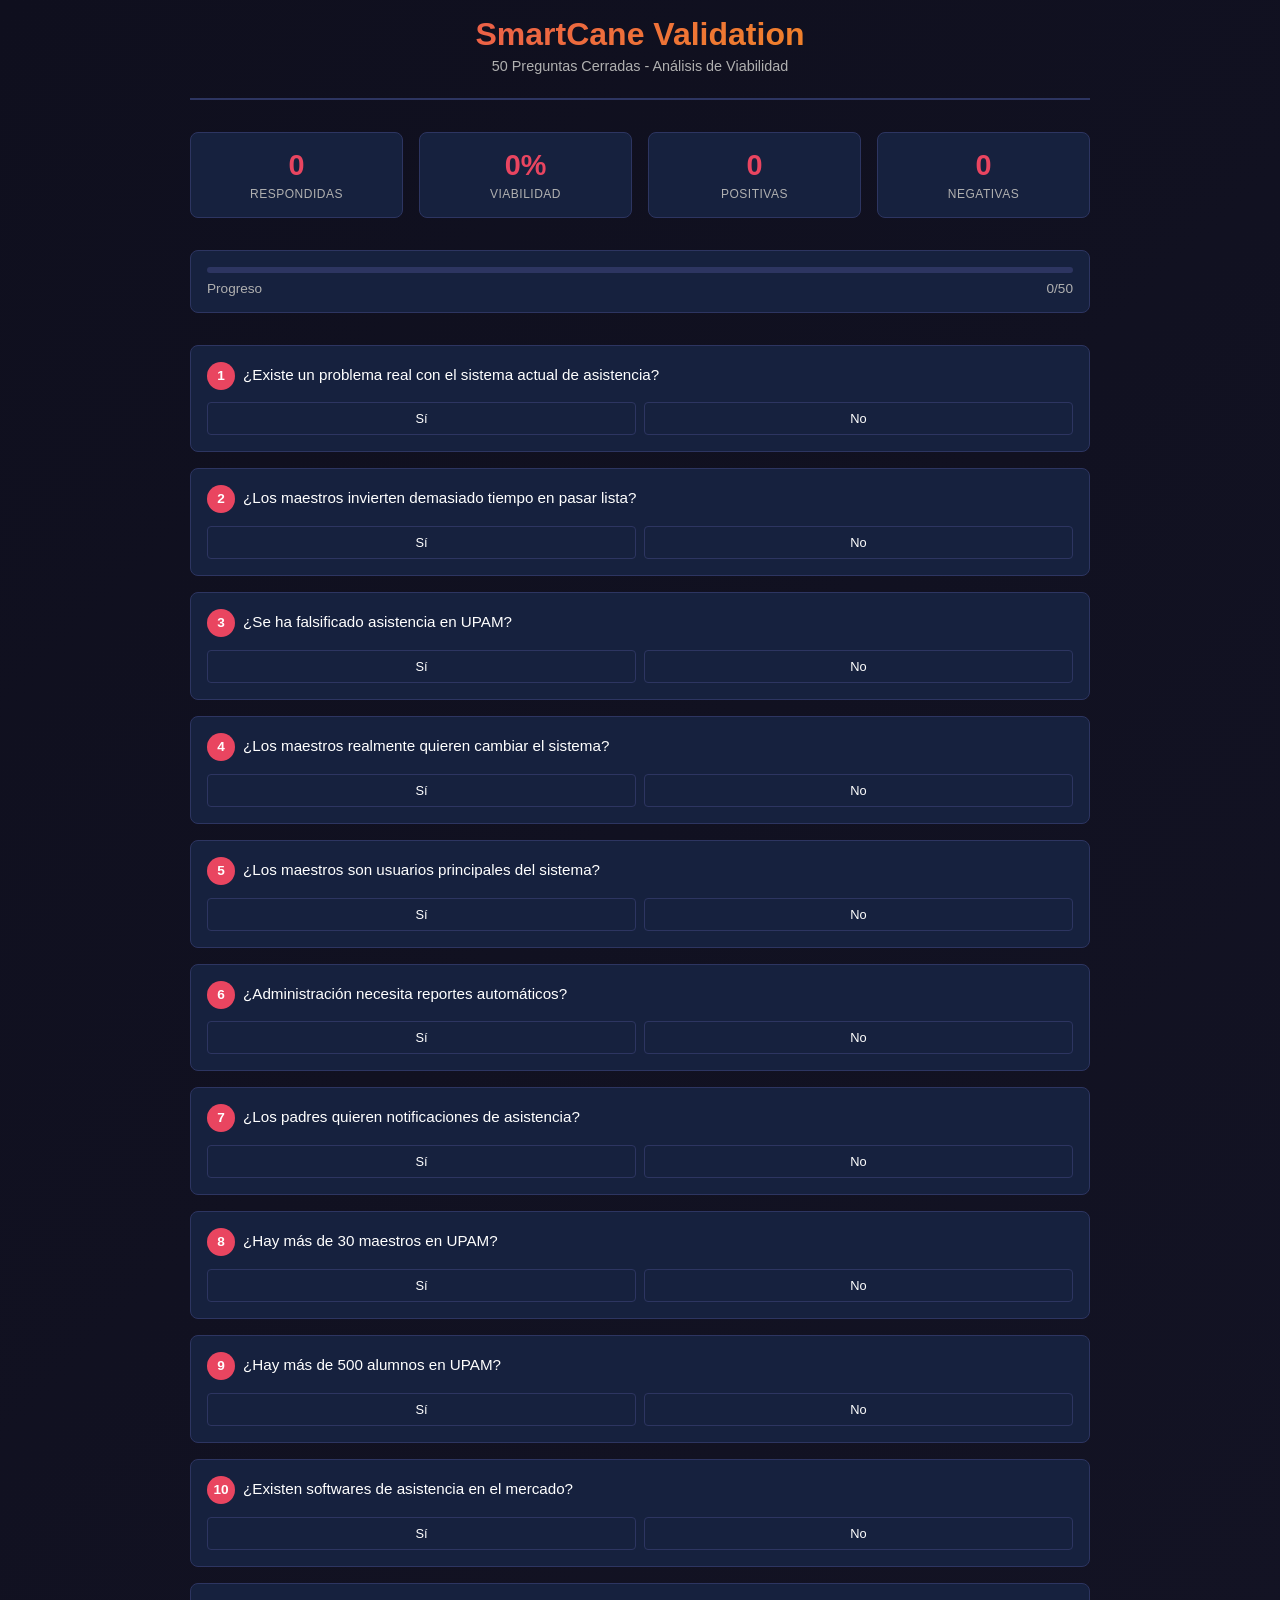
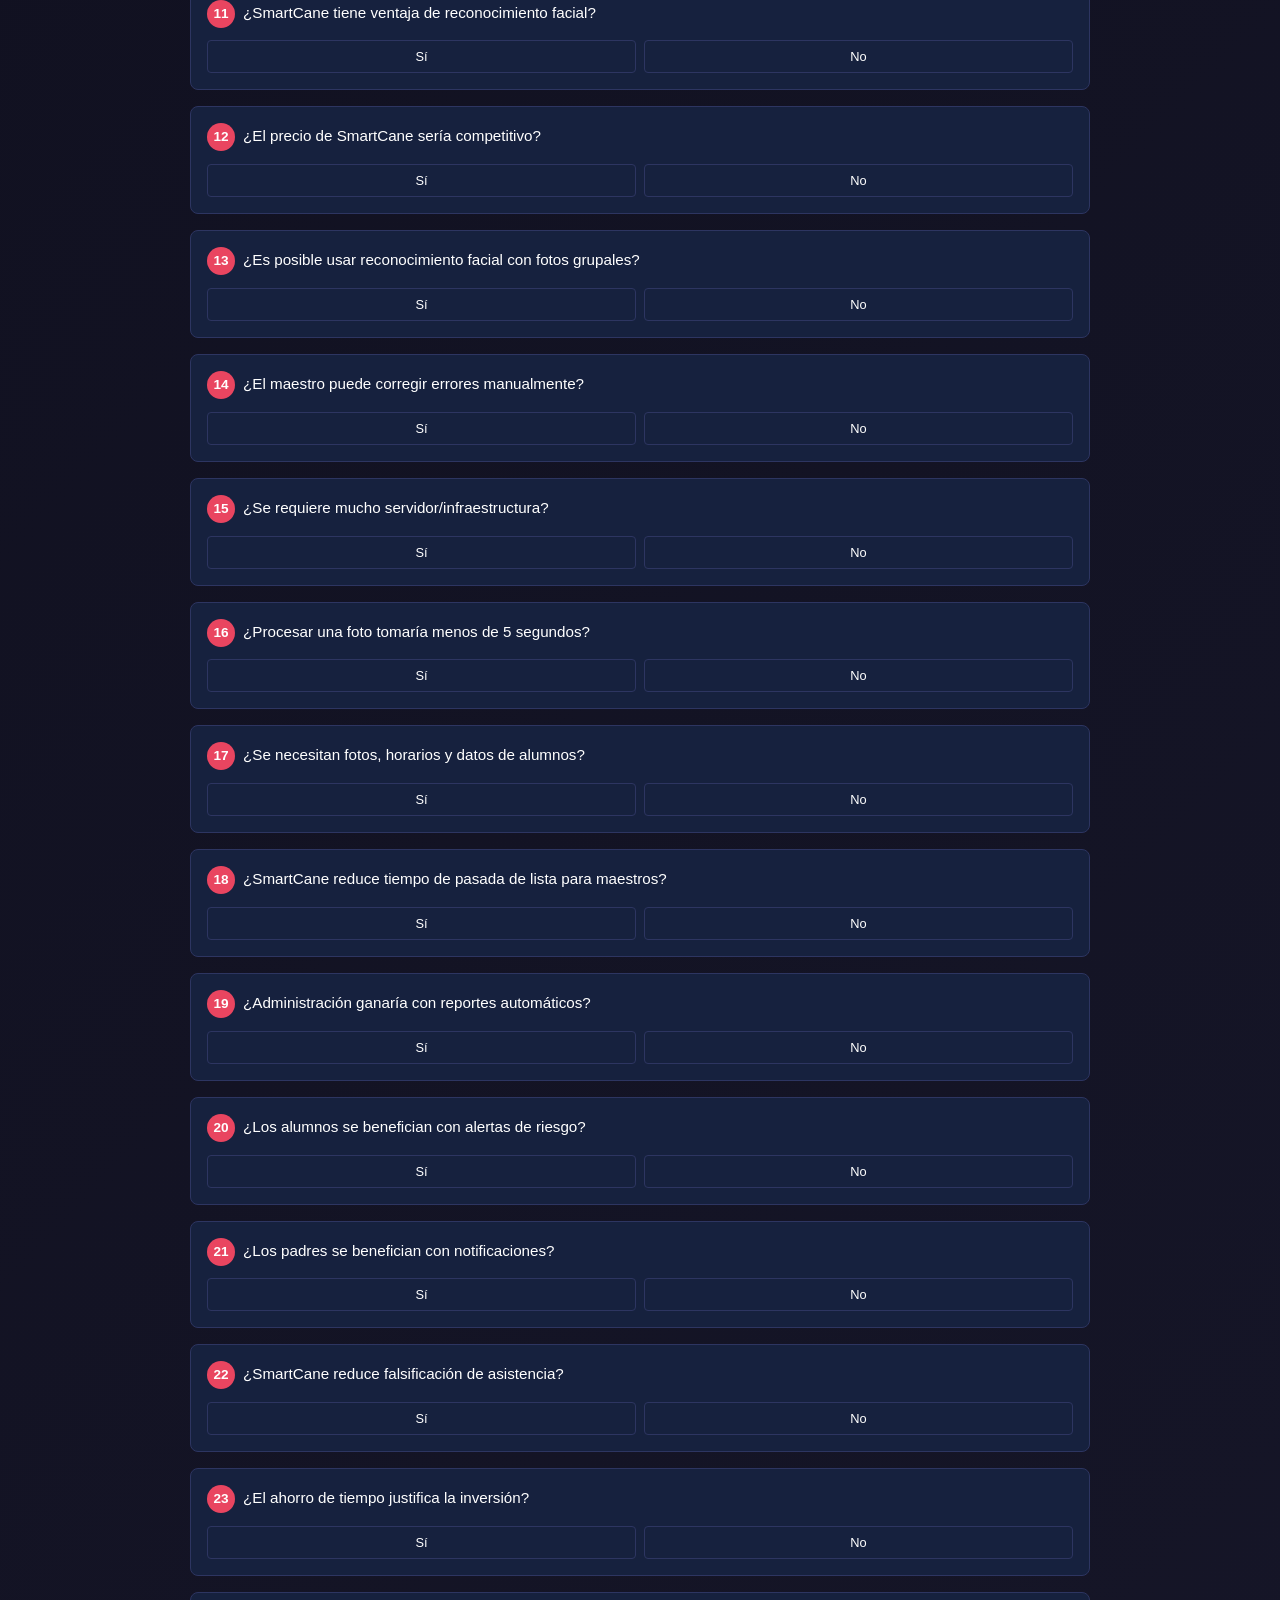
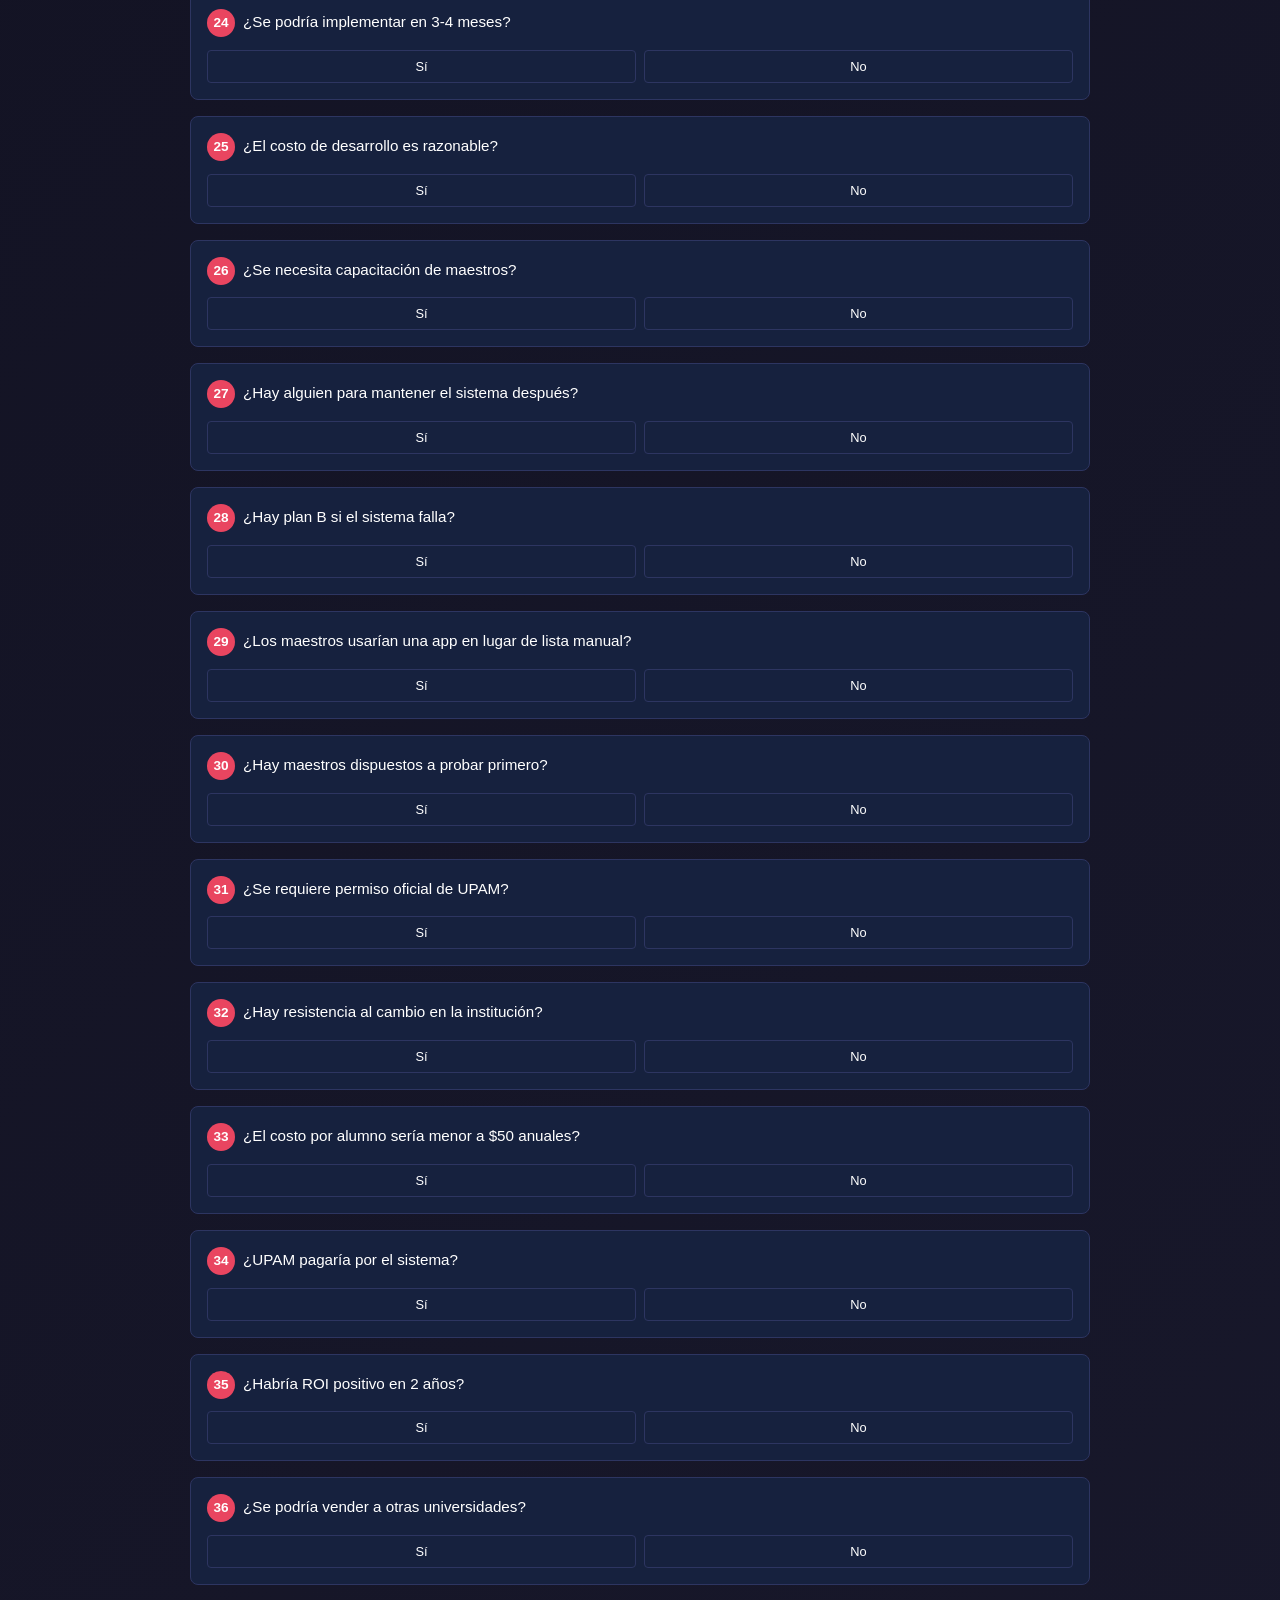
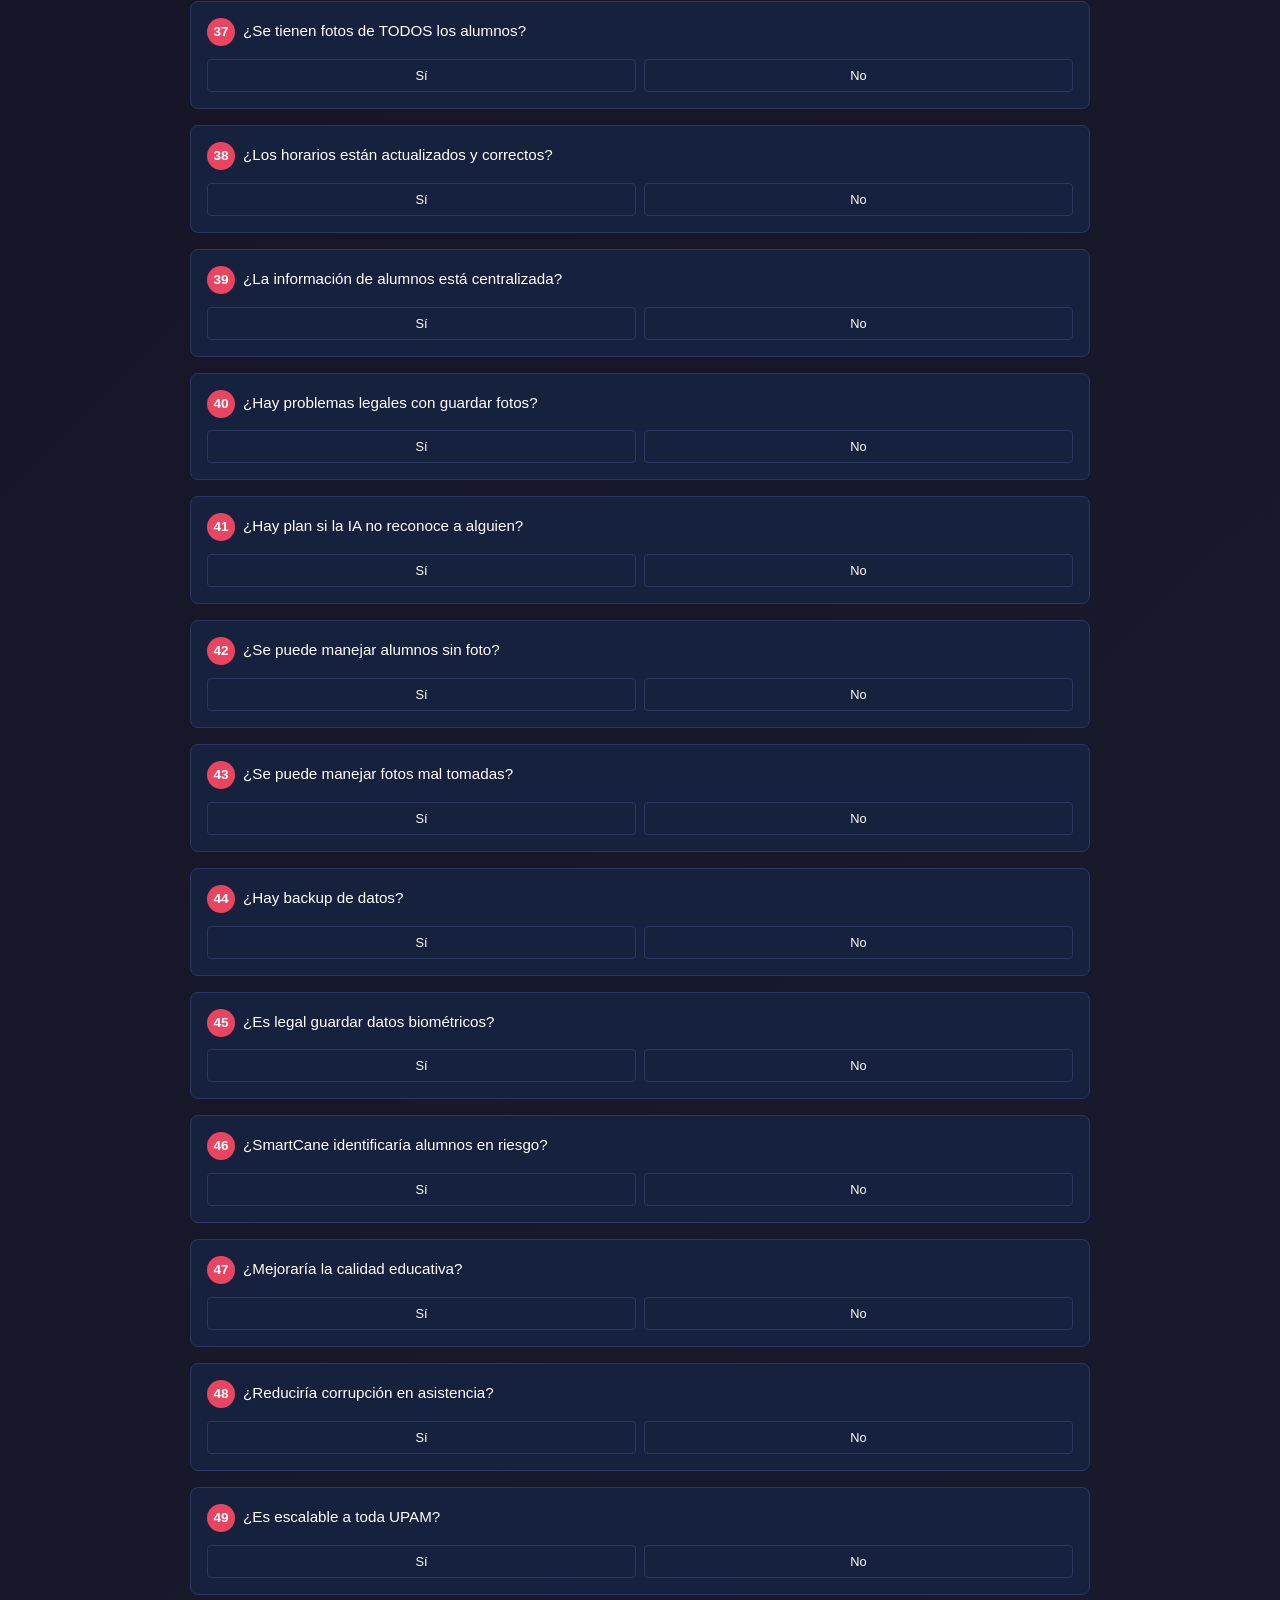
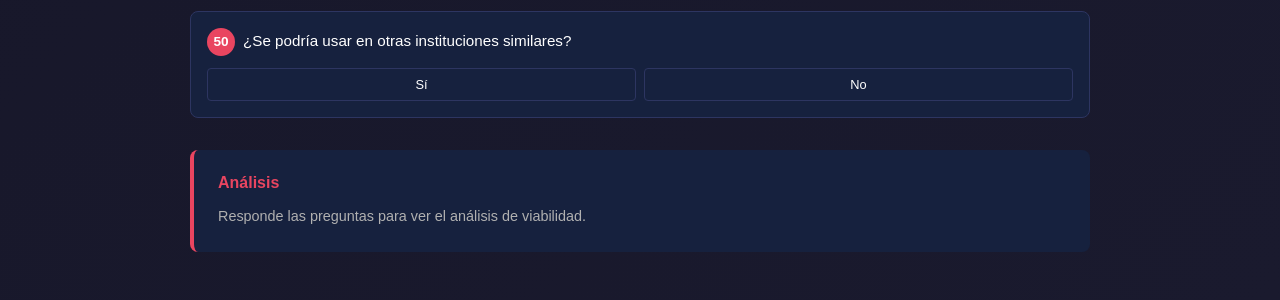
<file: index.html>
<!DOCTYPE html>
<html lang="es">
<head>
<meta charset="UTF-8">
<meta name="viewport" content="width=device-width, initial-scale=1.0">
<title>  SIDCA Encuesta</title>
<style>
* {
  margin: 0;
  padding: 0;
  box-sizing: border-box;
}

:root {
  --primary: #1a1a2e;
  --secondary: #16213e;
  --accent: #e94560;
  --accent-light: #f39c12;
  --text-primary: #ffffff;
  --text-secondary: #b0b0b0;
  --border: #2d3561;
  --success: #2ecc71;
}

body {
  background: linear-gradient(135deg, #0f0f1e 0%, #1a1a2e 100%);
  color: var(--text-primary);
  font-family: -apple-system, BlinkMacSystemFont, 'Segoe UI', sans-serif;
  padding: 1rem;
  min-height: 100vh;
}

.container {
  max-width: 900px;
  margin: 0 auto;
}

header {
  text-align: center;
  margin-bottom: 2rem;
  border-bottom: 2px solid var(--border);
  padding-bottom: 1.5rem;
}

h1 {
  font-size: 2rem;
  background: linear-gradient(135deg, #e94560, #f39c12);
  -webkit-background-clip: text;
  -webkit-text-fill-color: transparent;
  background-clip: text;
  margin-bottom: 0.3rem;
}

.subtitle {
  color: var(--text-secondary);
  font-size: 0.9rem;
}

.stats-grid {
  display: grid;
  grid-template-columns: repeat(auto-fit, minmax(140px, 1fr));
  gap: 1rem;
  margin-bottom: 2rem;
}

.stat-card {
  background: var(--secondary);
  border: 1px solid var(--border);
  border-radius: 8px;
  padding: 1rem;
  text-align: center;
}

.stat-number {
  font-size: 1.8rem;
  font-weight: 700;
  color: var(--accent);
  margin-bottom: 0.3rem;
}

.stat-label {
  font-size: 0.75rem;
  color: var(--text-secondary);
  text-transform: uppercase;
  letter-spacing: 0.5px;
}

.progress-section {
  background: var(--secondary);
  border: 1px solid var(--border);
  border-radius: 8px;
  padding: 1rem;
  margin-bottom: 2rem;
}

.progress-bar {
  background: var(--border);
  height: 6px;
  border-radius: 3px;
  overflow: hidden;
  margin-bottom: 0.5rem;
}

.progress-fill {
  height: 100%;
  background: linear-gradient(90deg, var(--accent), var(--accent-light));
  transition: width 0.3s ease;
}

.progress-text {
  font-size: 0.85rem;
  color: var(--text-secondary);
  display: flex;
  justify-content: space-between;
}

.questions-container {
  display: grid;
  grid-template-columns: 1fr;
  gap: 1rem;
  margin-bottom: 2rem;
}

.question-card {
  background: var(--secondary);
  border: 1px solid var(--border);
  border-radius: 8px;
  padding: 1rem;
  transition: all 0.2s ease;
}

.question-card:hover {
  border-color: var(--accent);
  box-shadow: 0 0 15px rgba(233, 69, 96, 0.15);
}

.question-num {
  display: inline-block;
  background: var(--accent);
  color: white;
  width: 28px;
  height: 28px;
  border-radius: 50%;
  text-align: center;
  line-height: 28px;
  font-size: 0.85rem;
  font-weight: 600;
  margin-right: 0.5rem;
}

.question-title {
  font-size: 0.95rem;
  font-weight: 500;
  margin-bottom: 0.8rem;
  color: var(--text-primary);
}

.button-group {
  display: flex;
  gap: 0.5rem;
}

button {
  flex: 1;
  padding: 0.5rem;
  border: 1px solid var(--border);
  background: transparent;
  color: var(--text-primary);
  border-radius: 4px;
  cursor: pointer;
  font-weight: 500;
  font-size: 0.8rem;
  transition: all 0.2s ease;
}

button:hover {
  border-color: var(--accent);
  background: rgba(233, 69, 96, 0.1);
}

button.active {
  background: var(--accent);
  border-color: var(--accent);
  color: white;
}

.summary {
  background: var(--secondary);
  border-left: 4px solid var(--accent);
  border-radius: 8px;
  padding: 1.5rem;
  margin-bottom: 2rem;
}

.summary-title {
  color: var(--accent);
  font-weight: 600;
  margin-bottom: 0.8rem;
}

.summary-text {
  color: var(--text-secondary);
  font-size: 0.9rem;
  line-height: 1.6;
}

@media (max-width: 600px) {
  .stats-grid {
    grid-template-columns: repeat(2, 1fr);
  }
  
  h1 {
    font-size: 1.5rem;
  }
}
</style>
</head>
<body>
<div class="container">
  <header>
    <h1>SmartCane Validation</h1>
    <p class="subtitle">50 Preguntas Cerradas - Análisis de Viabilidad</p>
  </header>

  <div class="stats-grid">
    <div class="stat-card">
      <div class="stat-number" id="answered">0</div>
      <div class="stat-label">Respondidas</div>
    </div>
    <div class="stat-card">
      <div class="stat-number" id="viability">0%</div>
      <div class="stat-label">Viabilidad</div>
    </div>
    <div class="stat-card">
      <div class="stat-number" id="positive">0</div>
      <div class="stat-label">Positivas</div>
    </div>
    <div class="stat-card">
      <div class="stat-number" id="negative">0</div>
      <div class="stat-label">Negativas</div>
    </div>
  </div>

  <div class="progress-section">
    <div class="progress-bar">
      <div class="progress-fill" id="progressFill" style="width: 0%"></div>
    </div>
    <div class="progress-text">
      <span>Progreso</span>
      <span id="progressText">0/50</span>
    </div>
  </div>

  <div class="questions-container" id="questionsContainer"></div>

  <div class="summary">
    <div class="summary-title">Análisis</div>
    <div class="summary-text" id="summaryText">Responde las preguntas para ver el análisis de viabilidad.</div>
  </div>
</div>

<script>
const questions = [
  { id: 1, text: "¿Existe un problema real con el sistema actual de asistencia?", category: "problema" },
  { id: 2, text: "¿Los maestros invierten demasiado tiempo en pasar lista?", category: "problema" },
  { id: 3, text: "¿Se ha falsificado asistencia en UPAM?", category: "problema" },
  { id: 4, text: "¿Los maestros realmente quieren cambiar el sistema?", category: "problema" },
  
  { id: 5, text: "¿Los maestros son usuarios principales del sistema?", category: "usuarios" },
  { id: 6, text: "¿Administración necesita reportes automáticos?", category: "usuarios" },
  { id: 7, text: "¿Los padres quieren notificaciones de asistencia?", category: "usuarios" },
  { id: 8, text: "¿Hay más de 30 maestros en UPAM?", category: "usuarios" },
  { id: 9, text: "¿Hay más de 500 alumnos en UPAM?", category: "usuarios" },
  
  { id: 10, text: "¿Existen softwares de asistencia en el mercado?", category: "competencia" },
  { id: 11, text: "¿SmartCane tiene ventaja de reconocimiento facial?", category: "competencia" },
  { id: 12, text: "¿El precio de SmartCane sería competitivo?", category: "competencia" },
  
  { id: 13, text: "¿Es posible usar reconocimiento facial con fotos grupales?", category: "tecnica" },
  { id: 14, text: "¿El maestro puede corregir errores manualmente?", category: "tecnica" },
  { id: 15, text: "¿Se requiere mucho servidor/infraestructura?", category: "tecnica" },
  { id: 16, text: "¿Procesar una foto tomaría menos de 5 segundos?", category: "tecnica" },
  { id: 17, text: "¿Se necesitan fotos, horarios y datos de alumnos?", category: "tecnica" },
  
  { id: 18, text: "¿SmartCane reduce tiempo de pasada de lista para maestros?", category: "beneficios" },
  { id: 19, text: "¿Administración ganaría con reportes automáticos?", category: "beneficios" },
  { id: 20, text: "¿Los alumnos se benefician con alertas de riesgo?", category: "beneficios" },
  { id: 21, text: "¿Los padres se benefician con notificaciones?", category: "beneficios" },
  { id: 22, text: "¿SmartCane reduce falsificación de asistencia?", category: "beneficios" },
  { id: 23, text: "¿El ahorro de tiempo justifica la inversión?", category: "beneficios" },
  
  { id: 24, text: "¿Se podría implementar en 3-4 meses?", category: "implementacion" },
  { id: 25, text: "¿El costo de desarrollo es razonable?", category: "implementacion" },
  { id: 26, text: "¿Se necesita capacitación de maestros?", category: "implementacion" },
  { id: 27, text: "¿Hay alguien para mantener el sistema después?", category: "implementacion" },
  { id: 28, text: "¿Hay plan B si el sistema falla?", category: "implementacion" },
  
  { id: 29, text: "¿Los maestros usarían una app en lugar de lista manual?", category: "adopcion" },
  { id: 30, text: "¿Hay maestros dispuestos a probar primero?", category: "adopcion" },
  { id: 31, text: "¿Se requiere permiso oficial de UPAM?", category: "adopcion" },
  { id: 32, text: "¿Hay resistencia al cambio en la institución?", category: "adopcion" },
  
  { id: 33, text: "¿El costo por alumno sería menor a $50 anuales?", category: "costos" },
  { id: 34, text: "¿UPAM pagaría por el sistema?", category: "costos" },
  { id: 35, text: "¿Habría ROI positivo en 2 años?", category: "costos" },
  { id: 36, text: "¿Se podría vender a otras universidades?", category: "costos" },
  
  { id: 37, text: "¿Se tienen fotos de TODOS los alumnos?", category: "datos" },
  { id: 38, text: "¿Los horarios están actualizados y correctos?", category: "datos" },
  { id: 39, text: "¿La información de alumnos está centralizada?", category: "datos" },
  { id: 40, text: "¿Hay problemas legales con guardar fotos?", category: "datos" },
  
  { id: 41, text: "¿Hay plan si la IA no reconoce a alguien?", category: "riesgos" },
  { id: 42, text: "¿Se puede manejar alumnos sin foto?", category: "riesgos" },
  { id: 43, text: "¿Se puede manejar fotos mal tomadas?", category: "riesgos" },
  { id: 44, text: "¿Hay backup de datos?", category: "riesgos" },
  { id: 45, text: "¿Es legal guardar datos biométricos?", category: "riesgos" },
  
  { id: 46, text: "¿SmartCane identificaría alumnos en riesgo?", category: "impacto" },
  { id: 47, text: "¿Mejoraría la calidad educativa?", category: "impacto" },
  { id: 48, text: "¿Reduciría corrupción en asistencia?", category: "impacto" },
  { id: 49, text: "¿Es escalable a toda UPAM?", category: "impacto" },
  { id: 50, text: "¿Se podría usar en otras instituciones similares?", category: "impacto" },
];

const responses = {};

function initQuestions() {
  const container = document.getElementById('questionsContainer');
  
  questions.forEach(q => {
    const card = document.createElement('div');
    card.className = 'question-card';
    
    const titleDiv = document.createElement('div');
    titleDiv.className = 'question-title';
    titleDiv.innerHTML = `<span class="question-num">${q.id}</span>${q.text}`;
    
    const buttonGroup = document.createElement('div');
    buttonGroup.className = 'button-group';
    
    ['Sí', 'No'].forEach(option => {
      const btn = document.createElement('button');
      btn.textContent = option;
      btn.onclick = () => answer(q.id, option, btn);
      buttonGroup.appendChild(btn);
    });
    
    card.appendChild(titleDiv);
    card.appendChild(buttonGroup);
    container.appendChild(card);
  });
}

function answer(qId, option, btn) {
  responses[qId] = option;
  
  const siblings = btn.parentElement.querySelectorAll('button');
  siblings.forEach(b => b.classList.remove('active'));
  btn.classList.add('active');
  
  updateStats();
}

function updateStats() {
  const total = Object.keys(responses).length;
  const positive = Object.values(responses).filter(v => v === 'Sí').length;
  const negative = total - positive;
  const viability = total > 0 ? Math.round((positive / total) * 100) : 0;
  
  document.getElementById('answered').textContent = total;
  document.getElementById('positive').textContent = positive;
  document.getElementById('negative').textContent = negative;
  document.getElementById('viability').textContent = viability + '%';
  document.getElementById('progressFill').style.width = (total / 50) * 100 + '%';
  document.getElementById('progressText').textContent = `${total}/50`;
  
  updateSummary(total, positive, viability);
}

function updateSummary(total, positive, viability) {
  const text = document.getElementById('summaryText');
  
  if (total === 0) {
    text.textContent = 'Responde las preguntas para ver el análisis.';
    return;
  }
  
  let msg = '';
  if (viability >= 80) {
    msg = `Excelente: ${positive}/${total} respuestas positivas. Viabilidad muy alta. El proyecto es viable y recomendado.`;
  } else if (viability >= 60) {
    msg = `Bueno: ${positive}/${total} respuestas positivas. Viabilidad media-alta. Requiere atención en puntos críticos.`;
  } else if (viability >= 40) {
    msg = `Moderado: ${positive}/${total} respuestas positivas. Hay obstáculos significativos que deben resolverse.`;
  } else {
    msg = `Crítico: ${positive}/${total} respuestas positivas. Muchas barreras. Replanteamiento recomendado.`;
  }
  
  text.textContent = msg;
}

initQuestions();
</script>
</body>
</html>
</file>
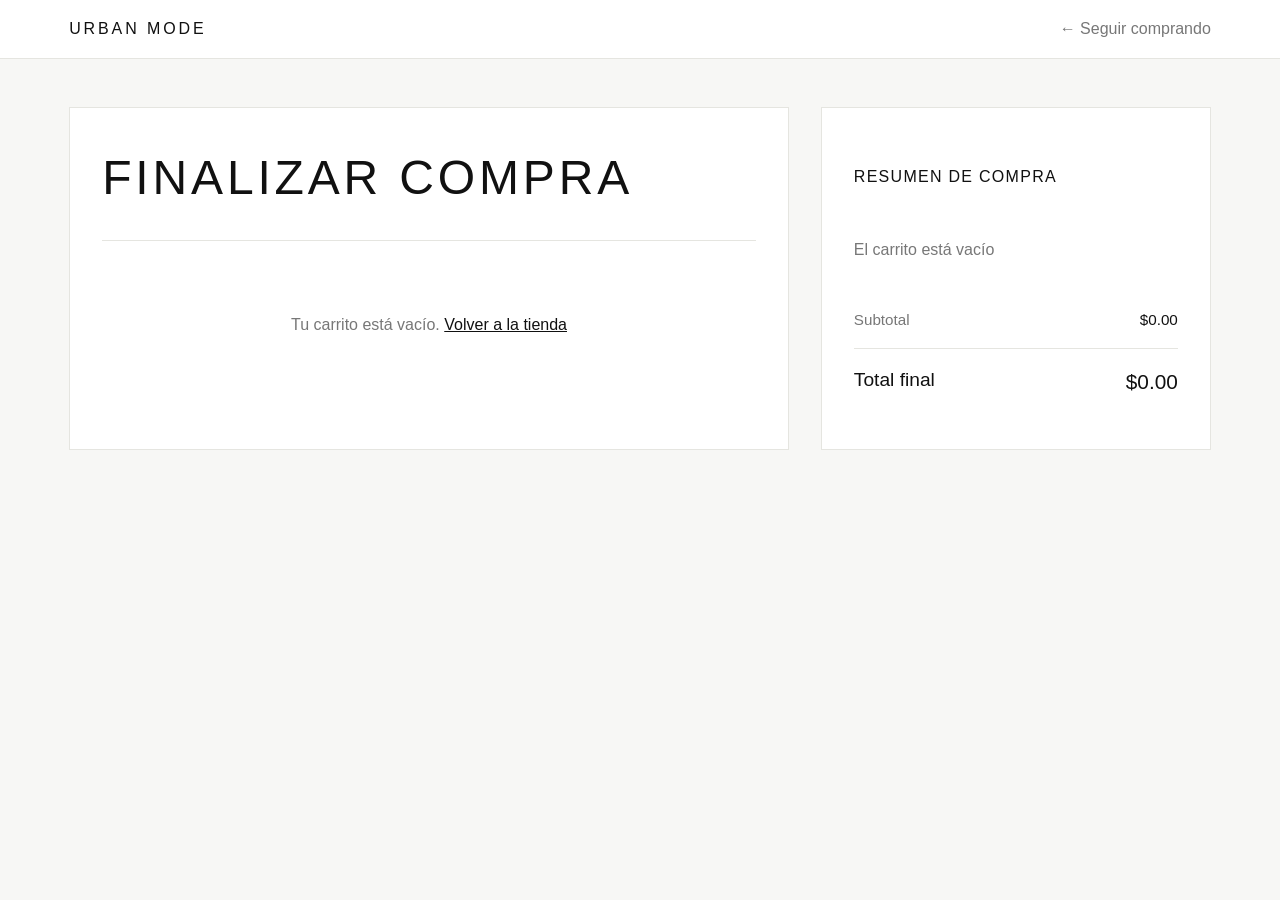
<file: urban-mode/checkout.html>
<!DOCTYPE html>
<html lang="es">
<head>
    <meta charset="UTF-8">
    <meta name="viewport" content="width=device-width, initial-scale=1.0">
    <title>Checkout - URBAN MODE</title>
    <link rel="stylesheet" href="css/styles.css">
    <link rel="stylesheet" href="css/checkout.css">
</head>
<body class="checkout-page">

<!-- ===== HEADER CHECKOUT ===== -->
<header class="checkout-header">
    <div class="checkout-header-inner">
        <a class="checkout-logo" href="index.html">URBAN MODE</a>
        <a href="index.html" style="color:#777; text-decoration:none;">← Seguir comprando</a>
    </div>
</header>

<!-- ===== MAIN CHECKOUT ===== -->
<main class="checkout-shell">
    <section class="checkout-panel">
        <h1>Finalizar Compra</h1>
        <form id="checkoutForm" onsubmit="processCheckout(event)">
            
            <h2>Datos de envío</h2>
            <div class="checkout-grid">
                <div class="checkout-field full">
                    <label for="fullName">Nombre completo</label>
                    <input id="fullName" name="fullName" type="text" required>
                </div>
                <div class="checkout-field">
                    <label for="email">Correo electrónico</label>
                    <input id="email" name="email" type="email" required>
                </div>
                <div class="checkout-field">
                    <label for="phone">Teléfono</label>
                    <input id="phone" name="phone" type="tel" required>
                </div>
                <div class="checkout-field full">
                    <label for="address">Dirección</label>
                    <input id="address" name="address" type="text" required>
                </div>
                <div class="checkout-field">
                    <label for="city">Ciudad</label>
                    <input id="city" name="city" type="text" required>
                </div>
                <div class="checkout-field">
                    <label for="state">Estado</label>
                    <input id="state" name="state" type="text" required>
                </div>
                <div class="checkout-field">
                    <label for="zip">Código Postal</label>
                    <input id="zip" name="zip" type="text" required>
                </div>
            </div>

            <h2>Método de pago</h2>
            <input id="paymentMethod" name="paymentMethod" type="hidden" value="credit">
            <div class="payment-methods">
                <button class="payment-method active" type="button" data-payment="credit" onclick="selectPayment(this)">Tarjeta de crédito</button>
                <button class="payment-method" type="button" data-payment="debit" onclick="selectPayment(this)">Tarjeta de débito</button>
                <button class="payment-method" type="button" data-payment="paypal" onclick="selectPayment(this)">PayPal</button>
                <button class="payment-method" type="button" data-payment="transfer" onclick="selectPayment(this)">Transferencia</button>
            </div>

            <!-- Datos para transferencia: se muestra sólo si el usuario selecciona Transferencia -->
            <div id="transferInfo" style="display:none; margin-top:1rem; padding:1rem; border:1px solid #e8e8e8; border-radius:8px; background:#fafafa;">
                <div style="margin-top:0.6rem; color:#333;">
                    <p><strong>Banco:</strong> <span id="transferBank">Mercado Pago W</span></p>
                    <p><strong>CLABE:</strong> <span id="transferClabe">--</span></p>
                    <p><strong>Titular:</strong> <span id="transferHolder">--</span></p>
                </div>
                <p id="transferSummary" style="margin-top:0.6rem; color:#333;"></p>
            </div>

            <h2>Datos de tarjeta</h2>
            <div class="checkout-grid">
                <div class="checkout-field full">
                    <label for="cardNumber">Número de tarjeta</label>
                    <input id="cardNumber" name="cardNumber" type="text" inputmode="numeric" placeholder="0000 0000 0000 0000" maxlength="19">
                </div>
                <div class="checkout-field full">
                    <label for="cardName">Nombre del titular</label>
                    <input id="cardName" name="cardName" type="text">
                </div>
                <div class="checkout-field">
                    <label for="expiry">Fecha de vencimiento</label>
                    <input id="expiry" name="expiry" type="text" placeholder="MM/AA" maxlength="5">
                </div>
                <div class="checkout-field">
                    <label for="cvv">CVV</label>
                    <input id="cvv" name="cvv" type="text" inputmode="numeric" maxlength="4">
                </div>
            </div>

            <button class="btn-primary checkout-submit" type="submit">Comprar Ahora</button>
        </form>
    </section>

    <!-- ===== RESUMEN DE COMPRA ===== -->
    <aside class="checkout-panel">
        <h2>Resumen de compra</h2>
        <div id="checkoutItems"></div>
        <div class="summary-row">
            <span>Subtotal</span>
            <strong id="checkoutSubtotal">$0.00</strong>
        </div>
        <div class="summary-row" id="ivaRow" style="display:none;">
            <span>IVA (16%)</span>
            <strong id="checkoutIva">$0.00</strong>
        </div>
        <div class="summary-row total">
            <span>Total final</span>
            <strong id="checkoutTotal">$0.00</strong>
        </div>
    </aside>
</main>

<script src="js/checkout.js"></script>

</body>
</html>
</file>
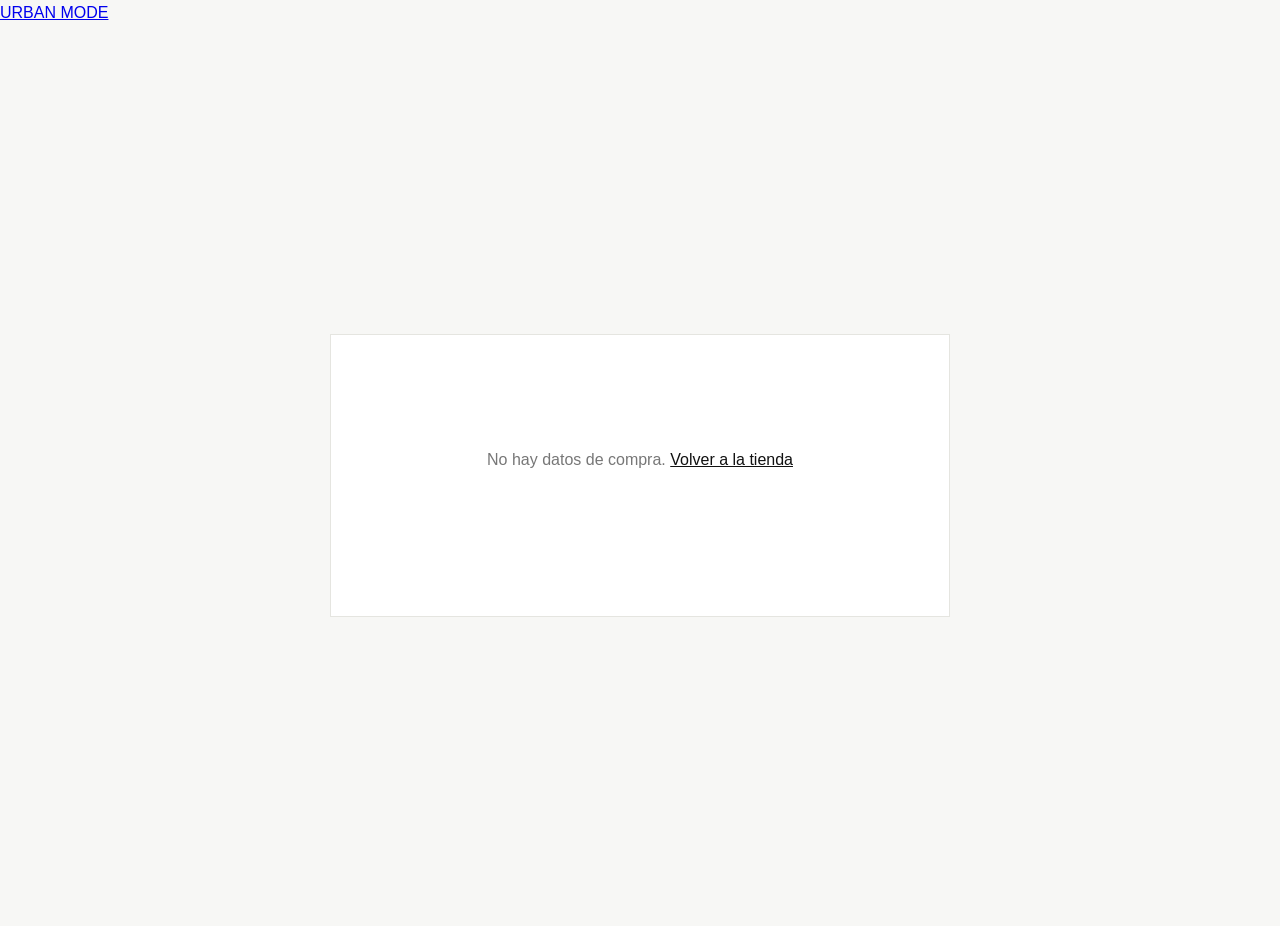
<file: urban-mode/success.html>
<!DOCTYPE html>
<html lang="es">
<head>
    <meta charset="UTF-8">
    <meta name="viewport" content="width=device-width, initial-scale=1.0">
    <title>Gracias por tu compra - URBAN MODE</title>
    <link rel="stylesheet" href="css/styles.css">
    <link rel="stylesheet" href="css/success.css">
</head>
<body class="success-page">

<!-- ===== HEADER SUCCESS ===== -->
<header class="checkout-header">
    <div class="checkout-header-inner">
        <a class="checkout-logo" href="index.html">URBAN MODE</a>
    </div>
</header>

<!-- ===== MAIN SUCCESS ===== -->
<main class="success-shell">
    <section class="success-panel">
        <div class="success-icon">✓</div>
        <p style="letter-spacing:0.16em; text-transform:uppercase; color:#777; margin-bottom:1rem;">COMPRA COMPLETADA</p>
        <h1>¡Gracias por tu compra!</h1>
        <p style="color:#777; margin:1rem 0;">Tu pedido fue recibido correctamente. En breve recibirás la confirmación en tu correo electrónico.</p>
        
        <div class="order-info">
            <div class="order-number" id="successOrderNumber">Pedido #<span id="orderNum">00000000</span></div>
            <p id="successEmail" style="color:#777; font-size:0.9rem; margin-top:1rem;">Confirmación enviada a: <strong id="emailDisplay">tu@email.com</strong></p>
        </div>

        <div class="order-details">
            <h3>Detalles del pedido</h3>
            <div id="successItems"></div>
            <div style="margin-top:1.5rem; padding-top:1rem; border-top:1px solid #e8e8e8; text-align:right;">
                <p style="color:#777; margin-bottom:0.5rem;">Total pagado:</p>
                <p style="font-size:1.4rem; font-weight:500;" id="successTotal">$0.00</p>
            </div>
        </div>

        <div style="margin-top:2rem; display:flex; gap:1rem; flex-direction:column;">
            <a href="index.html" class="btn-primary" style="text-align:center;">Volver a la tienda</a>
            <button onclick="downloadInvoice()" style="padding:1rem 3rem; background:none; border:1px solid #111; color:#111; text-decoration:none; font-size:0.9rem; letter-spacing:1px; text-transform:uppercase; cursor:pointer; transition:all 0.3s ease;">Descargar Recibo</button>
        </div>
    </section>
</main>

<script src="js/success.js"></script>

</body>
</html>
</file>
<file: urban-mode/css/styles.css>
/* ===== VARIABLES Y RESET ===== */
* {
    margin: 0;
    padding: 0;
    box-sizing: border-box;
}

:root {
    --color-bg: #ffffff;
    --color-text: #1a1a1a;
    --color-text-light: #777777;
    --color-border: #e8e8e8;
    --color-accent: #000000;
    --color-hover: #f5f5f5;
    --spacing-xs: 0.5rem;
    --spacing-sm: 1rem;
    --spacing-md: 2rem;
    --spacing-lg: 3rem;
    --spacing-xl: 4rem;
    --font-primary: 'Helvetica Neue', Helvetica, Arial, sans-serif;
    --transition: all 0.3s cubic-bezier(0.25, 0.46, 0.45, 0.94);
}

html {
    scroll-behavior: smooth;
}

body {
    font-family: var(--font-primary);
    background-color: var(--color-bg);
    color: var(--color-text);
    line-height: 1.6;
    overflow-x: hidden;
}

/* ===== HEADER ===== */
.header {
    position: fixed;
    top: 0;
    left: 0;
    right: 0;
    background: var(--color-bg);
    border-bottom: 1px solid var(--color-border);
    z-index: 1000;
    padding: var(--spacing-sm) 0;
}

.header-container {
    max-width: 1400px;
    margin: 0 auto;
    padding: 0 var(--spacing-md);
    display: flex;
    justify-content: space-between;
    align-items: center;
}

.logo {
    font-size: 1.2rem;
    font-weight: 300;
    letter-spacing: 3px;
    cursor: pointer;
    text-transform: uppercase;
    min-width: 120px;
}

.nav {
    display: flex;
    gap: var(--spacing-lg);
    flex: 1;
    justify-content: center;
    flex-wrap: nowrap;
    overflow: hidden;
}

.nav a {
    text-decoration: none;
    color: var(--color-text);
    font-size: 0.85rem;
    font-weight: 400;
    letter-spacing: 1px;
    text-transform: uppercase;
    position: relative;
    transition: var(--transition);

    white-space: nowrap;
}

.nav a::after {
    content: '';
    position: absolute;
    bottom: -4px;
    left: 0;
    width: 0;
    height: 1px;
    background: var(--color-accent);
    transition: var(--transition);
}

.nav a:hover::after {
    width: 100%;
}

.header-icons {
    display: flex;
    gap: var(--spacing-md);
    align-items: center;
}

.icon-btn {
    background: none;
    border: none;
    cursor: pointer;
    font-size: 1.2rem;
    color: var(--color-text);
    transition: var(--transition);
    padding: var(--spacing-xs);
}

.icon-btn:hover {
    color: var(--color-text-light);
}

.cart-count {
    position: absolute;
    top: -8px;
    right: -8px;
    background: var(--color-accent);
    color: white;
    width: 18px;
    height: 18px;
    border-radius: 50%;
    display: flex;
    align-items: center;
    justify-content: center;
    font-size: 0.7rem;
    font-weight: bold;
}

/* ===== MOBILE MENU ===== */
.menu-toggle {
    display: none;
}

@media (max-width: 768px) {
    .header {
        background: rgba(255, 255, 255, 0.98);
        backdrop-filter: blur(12px);
        border-bottom: 1px solid rgba(0,0,0,0.08);
        padding: 0.5rem 0;
    }

    .header-container {
        flex-wrap: wrap;
        justify-content: space-between;
        gap: 0.75rem;
        align-items: center;
    }

    .menu-toggle {
        display: block;
        background: none;
        border: none;
        cursor: pointer;
        font-size: 1.7rem;
        color: var(--color-text);
        padding: 0.35rem 0.5rem;
    }

    .nav {
        display: none;
        position: absolute;
        top: 100%;
        left: 0;
        right: 0;
        flex-direction: column;
        gap: 0;
        background: #ffffff;
        border-bottom: 1px solid var(--color-border);
        padding: 0.75rem 0;
        box-shadow: 0 10px 30px rgba(0,0,0,0.12);
        z-index: 1100;
    }

    .nav.active {
        display: flex;
    }

    .nav a {
        display: block;
        padding: 0.95rem 1.25rem;
        color: #111;
        background: transparent;
        border-bottom: 1px solid #f2f2f2;
        font-size: 0.95rem;
        font-weight: 500;
        letter-spacing: 0.5px;
    }

    .nav a:last-child {
        border-bottom: none;
    }

    .header-icons {
        width: 100%;
        display: grid;
        grid-template-columns: repeat(3, minmax(0, 1fr));
        gap: 0.6rem;
        margin-top: 0.35rem;
    }

    .icon-btn {
        width: 100%;
        padding: 0.85rem 0.8rem;
        border: 1px solid var(--color-border);
        border-radius: 10px;
        background: #f8f8f8;
        color: var(--color-text);
        text-transform: uppercase;
        letter-spacing: 0.5px;
        font-size: 0.85rem;
        justify-content: center;
    }

    .icon-btn:hover {
        background: #ececec;
    }

    .cart-count {
        top: -10px;
        right: -10px;
        width: 20px;
        height: 20px;
        font-size: 0.75rem;
    }

    .logo {
        min-width: auto;
        font-size: 1rem;
    }
}

/* ===== ESPACIADOR PARA HEADER FIJO ===== */
.header-spacer {
    height: 70px;
}

/* ===== HERO SECTION ===== */
.hero {
    width: 100%;
    height: 100vh;
    /* Fondo con imagen neutra y capa sutil para legibilidad */
    background-image: linear-gradient(rgba(0,0,0,0.55), rgba(0,0,0,0.55)), url('https://tipsparatuviaje.com/wp-content/uploads/2018/10/silver-deer.jpg');
    background-size: cover;
    background-position: center;
    display: flex;
    align-items: center;
    justify-content: center;
    text-align: center;
    position: relative;
    overflow: hidden;
}


/* desactivar patrón SVG para mantener limpieza del fondo */
.hero::before { display: none; }

.hero-content {
    position: relative;
    z-index: 10;
    max-width: 900px;
    padding: var(--spacing-xl);
    animation: fadeInUp 0.8s ease-out;
}

.hero h1 {
    font-size: clamp(2.5rem, 8vw, 5rem);
    font-weight: 600;
    letter-spacing: 2px;
    margin-bottom: var(--spacing-md);
    line-height: 1.2;
    color: #ffffff;
    text-shadow: 0 6px 20px rgba(0,0,0,0.5);
}

.hero p {
    font-size: clamp(1rem, 2vw, 1.2rem);
    color: var(--color-text-light);
    margin-bottom: var(--spacing-lg);
    letter-spacing: 0.5px;
}

.btn-primary {
    display: inline-block;
    padding: 1rem 3rem;
    background: var(--color-accent);
    color: white;
    text-decoration: none;
    font-size: 0.9rem;
    letter-spacing: 1px;
    text-transform: uppercase;
    cursor: pointer;
    border: none;
    transition: var(--transition);
    position: relative;
    overflow: hidden;
}

.btn-primary::before {
    content: '';
    position: absolute;
    top: 0;
    left: -100%;
    width: 100%;
    height: 100%;
    background: #333333;
    z-index: -1;
    transition: var(--transition);
}

.btn-primary:hover {
    letter-spacing: 2px;
}

.btn-primary:hover::before {
    left: 0;
}

@keyframes fadeInUp {
    from {
        opacity: 0;
        transform: translateY(30px);
    }
    to {
        opacity: 1;
        transform: translateY(0);
    }
}

/* ===== SECCIÓN EDITORIAL ===== */
.editorial {
    max-width: 1400px;
    margin: 0 auto;
    padding: var(--spacing-xl) var(--spacing-md);
}

.section-title {
    font-size: clamp(1.5rem, 4vw, 2.2rem);
    font-weight: 300;
    letter-spacing: 1px;
    margin-bottom: var(--spacing-xl);
    text-align: center;
    text-transform: uppercase;
}

.editorial-grid {
    display: grid;
    grid-template-columns: repeat(auto-fit, minmax(350px, 1fr));
    gap: var(--spacing-lg);
    margin-bottom: var(--spacing-xl);
}

.editorial-card {
    position: relative;
    overflow: hidden;
    cursor: pointer;
    aspect-ratio: 1 / 1.3;
    background: var(--color-hover);
    border: 1px solid var(--color-border);
}

.editorial-card img {
    width: 100%;
    height: 100%;
    object-fit: cover;
    transition: var(--transition);
}

.editorial-card:hover img {
    transform: scale(1.05);
}

.editorial-overlay {
    position: absolute;
    bottom: 0;
    left: 0;
    right: 0;
    background: linear-gradient(to top, rgba(0,0,0,0.8), transparent);
    padding: var(--spacing-md);
    color: white;
    transform: translateY(20px);
    opacity: 0;
    transition: var(--transition);
}

.editorial-card:hover .editorial-overlay {
    transform: translateY(0);
    opacity: 1;
}

.editorial-overlay h3 {
    font-size: 1.3rem;
    font-weight: 400;
    margin-bottom: var(--spacing-sm);
}

.editorial-overlay p {
    font-size: 0.85rem;
    color: #ccc;
}

/* ===== CATÁLOGO DE PRODUCTOS ===== */
.catalog {
    max-width: 1400px;
    margin: var(--spacing-xl) auto;
    padding: 0 var(--spacing-md);
}

.filter-bar {
    display: flex;
    justify-content: center;
    gap: var(--spacing-md);
    margin-bottom: var(--spacing-xl);
    flex-wrap: wrap;
}

.filter-btn {
    background: none;
    border: 1px solid var(--color-border);
    padding: 0.7rem 1.5rem;
    cursor: pointer;
    font-size: 0.85rem;
    letter-spacing: 0.5px;
    transition: var(--transition);
    text-transform: uppercase;
}

.filter-btn:hover,
.filter-btn.active {
    background: var(--color-accent);
    color: white;
    border-color: var(--color-accent);
}

.products-grid {
    display: grid;
    grid-template-columns: repeat(4, 1fr);
    gap: var(--spacing-lg);
    margin-bottom: var(--spacing-xl);
}

@media (max-width: 1200px) {
    .products-grid {
        grid-template-columns: repeat(3, 1fr);
    }
}

@media (max-width: 768px) {
    .products-grid {
        grid-template-columns: repeat(2, 1fr);
        gap: var(--spacing-md);
    }
}

@media (max-width: 480px) {
    .products-grid {
        grid-template-columns: 1fr;
    }
}

.product-card {
    display: flex;
    flex-direction: column;
}

.product-image {
    position: relative;
    overflow: hidden;
    background: var(--color-hover);
    border: 1px solid var(--color-border);
    aspect-ratio: 3 / 4;
    margin-bottom: var(--spacing-md);
}

.product-image img {
    width: 100%;
    height: 100%;
    object-fit: cover;
    transition: var(--transition);
}

.product-card:hover .product-image img {
    transform: scale(1.08);
}

.product-badge {
    position: absolute;
    top: var(--spacing-sm);
    right: var(--spacing-sm);
    background: var(--color-accent);
    color: white;
    padding: 0.4rem 0.8rem;
    font-size: 0.7rem;
    text-transform: uppercase;
    letter-spacing: 0.5px;
    z-index: 10;
    opacity: 0;
    transition: var(--transition);
}

.product-info {
    display: flex;
    flex-direction: column;
    justify-content: space-between;
    min-height: 210px;
}

.product-info h3 {
    font-size: 1rem;
    margin-bottom: 0.5rem;
}

.view3d-btn {
    width: 100%;
}

.product-card:hover .product-badge {
    opacity: 1;
}

.product-info h3 {
    font-size: 0.95rem;
    font-weight: 400;
    margin-bottom: 0.3rem;
    line-height: 1.4;
}

.product-brand {
    font-size: 0.8rem;
    color: var(--color-text-light);
    margin-bottom: 0.5rem;
    text-transform: uppercase;
    letter-spacing: 0.5px;
}

.product-price {
    font-size: 0.9rem;
    font-weight: 500;
    margin-bottom: 1rem;
}

.product-btn {
    padding: 0.8rem;
    border: 1px solid var(--color-border);
    background: white;
    cursor: pointer;
    text-transform: uppercase;
    font-size: 0.8rem;
    letter-spacing: 0.5px;
    transition: var(--transition);
}

.product-btn:hover {
    background: var(--color-accent);
    color: white;
    border-color: var(--color-accent);
}

/* ===== SECCIÓN DESTACADA ===== */
.featured {
    max-width: 1400px;
    margin: var(--spacing-xl) auto;
    padding: 0 var(--spacing-md);
}

.featured-container {
    display: grid;
    grid-template-columns: 1fr 1fr;
    gap: var(--spacing-lg);
    align-items: center;
    border: 1px solid var(--color-border);
    overflow: hidden;
}

@media (max-width: 768px) {
    .featured-container {
        grid-template-columns: 1fr;
    }
}

.featured-image {
    width: 100%;
    height: 400px;
    background: var(--color-hover);
}

.featured-image img {
    width: 100%;
    height: 100%;
    object-fit: cover;
}

.featured-content {
    padding: var(--spacing-xl);
}

.featured-content h2 {
    font-size: 2.5rem;
    font-weight: 300;
    margin-bottom: var(--spacing-md);
    line-height: 1.2;
}

.featured-content p {
    color: var(--color-text-light);
    margin-bottom: var(--spacing-lg);
    line-height: 1.8;
    font-size: 1rem;
}

/* ===== NEWSLETTER ===== */
.newsletter {
    background: var(--color-hover);
    padding: var(--spacing-xl) var(--spacing-md);
    margin: var(--spacing-xl) 0;
}

.newsletter-container {
    max-width: 600px;
    margin: 0 auto;
    text-align: center;
}

.newsletter h2 {
    font-size: 1.8rem;
    font-weight: 300;
    margin-bottom: var(--spacing-md);
}

.newsletter p {
    color: var(--color-text-light);
    margin-bottom: var(--spacing-lg);
}

.newsletter-form {
    display: flex;
    gap: var(--spacing-sm);
    flex-direction: column;
}

@media (min-width: 500px) {
    .newsletter-form {
        flex-direction: row;
    }
}

.newsletter-form input {
    flex: 1;
    padding: 1rem;
    border: 1px solid var(--color-border);
    background: white;
    font-family: var(--font-primary);
    font-size: 0.95rem;
}

.newsletter-form input::placeholder {
    color: var(--color-text-light);
}

.newsletter-form input:focus {
    outline: none;
    border-color: var(--color-accent);
    box-shadow: 0 0 0 2px rgba(0,0,0,0.1);
}

.newsletter-form button {
    padding: 1rem 2rem;
    background: var(--color-accent);
    color: white;
    border: none;
    cursor: pointer;
    font-family: var(--font-primary);
    font-size: 0.9rem;
    letter-spacing: 1px;
    text-transform: uppercase;
    transition: var(--transition);
}

.newsletter-form button:hover {
    letter-spacing: 1.5px;
}

/* ===== FOOTER ===== */
.footer {
    background: var(--color-accent);
    color: white;
    padding: var(--spacing-xl) var(--spacing-md);
    margin-top: var(--spacing-xl);
}

.footer-container {
    max-width: 1400px;
    margin: 0 auto;
}

.footer-grid {
    display: grid;
    grid-template-columns: repeat(auto-fit, minmax(200px, 1fr));
    gap: var(--spacing-lg);
    margin-bottom: var(--spacing-lg);
}

.footer-column h4 {
    font-size: 0.9rem;
    font-weight: 400;
    letter-spacing: 1px;
    text-transform: uppercase;
    margin-bottom: var(--spacing-md);
}

.footer-column ul {
    list-style: none;
}

.footer-column ul li {
    margin-bottom: 0.8rem;
}

.footer-column a {
    color: #ccc;
    text-decoration: none;
    font-size: 0.9rem;
    transition: var(--transition);
}

.footer-column a:hover {
    color: white;
}

.footer-bottom {
    border-top: 1px solid rgba(255,255,255,0.1);
    padding-top: var(--spacing-lg);
    display: flex;
    justify-content: space-between;
    align-items: center;
    flex-wrap: wrap;
    gap: var(--spacing-md);
    font-size: 0.85rem;
}

.footer-socials {
    display: flex;
    gap: var(--spacing-md);
}

.footer-socials a {
    display: inline-flex;
    align-items: center;
    justify-content: center;
    width: 35px;
    height: 35px;
    border: 1px solid #ccc;
    color: #ccc;
    text-decoration: none;
    transition: var(--transition);
}

.footer-socials a:hover {
    background: white;
    color: var(--color-accent);
    border-color: white;
}

/* ===== SCROLL REVEAL ANIMATION ===== */
.reveal {
    opacity: 0;
    transform: translateY(30px);
}

.reveal.active {
    opacity: 1;
    transform: translateY(0);
    transition: var(--transition);
}

/* ===== UTILIDADES ===== */
.container {
    max-width: 1400px;
    margin: 0 auto;
    padding: 0 var(--spacing-md);
}

/* ===== MODAL CARRITO ===== */
.modal {
    display: none;
    position: fixed;
    top: 0;
    left: 0;
    right: 0;
    bottom: 0;
    background: rgba(0,0,0,0.5);
    z-index: 2000;
    align-items: center;
    justify-content: center;
}

.modal.active {
    display: flex;
}

.modal-content {
    background: white;
    padding: var(--spacing-lg);
    max-width: 500px;
    width: 90%;
    text-align: center;
    animation: slideIn 0.3s ease-out;
    max-height: 90vh;
    overflow-y: auto;
}

@keyframes slideIn {
    from {
        transform: translateY(-50px);
        opacity: 0;
    }
    to {
        transform: translateY(0);
        opacity: 1;
    }
}

.modal-close {
    float: right;
    cursor: pointer;
    font-size: 1.5rem;
    color: var(--color-text-light);
    border: none;
    background: none;
}

.modal-close:hover {
    color: var(--color-text);
}

.cart-item {
    display: flex;
    justify-content: space-between;
    align-items: center;
    padding: 1rem 0;
    border-bottom: 1px solid var(--color-border);
    text-align: left;
}

.cart-item-info h4 {
    font-size: 0.95rem;
    font-weight: 400;
    margin-bottom: 0.25rem;
}

.cart-item-info p {
    font-size: 0.8rem;
    color: var(--color-text-light);
}

.cart-item-price {
    font-weight: 500;
    min-width: 100px;
    text-align: right;
}

.cart-item-remove {
    background: none;
    border: none;
    color: #d32f2f;
    cursor: pointer;
    font-size: 0.9rem;
    text-decoration: underline;
}

.cart-item-remove:hover {
    color: #b71c1c;
}

/* ===== SEARCH OVERLAY ===== */
.search-overlay {
    display: none;
    position: fixed;
    inset: 0;
    background: rgba(0,0,0,0.6);
    z-index: 2500;
    align-items: center;
    justify-content: center;
    padding: 2rem;
}

.search-overlay.active {
    display: flex;
}

.search-box {
    background: white;
    width: 100%;
    max-width: 800px;
    padding: 1.5rem;
    border-radius: 6px;
    display: flex;
    gap: 1rem;
    align-items: center;
}

.search-box input[type="search"] {
    flex: 1;
    padding: 1rem;
    font-size: 1rem;
    border: 1px solid var(--color-border);
}

.search-close {
    background: none;
    border: none;
    font-size: 1.6rem;
    cursor: pointer;
}

.search-close:hover {
    color: var(--color-text);
}

/* Small layout & CTA fixes */
.nav #catalogNavLink {
    text-decoration: none;
    color: var(--color-text);
    font-weight: 500;
}

/* Hero text contrast */
.hero h1 {
    color: #ffffff;
    font-weight: 700;
    text-shadow: 0 6px 20px rgba(0,0,0,0.55);
}

/* Help CTA styles */
.help-cta { background: rgba(250,250,250,0.95); padding: 2rem 0; border-top: 1px solid var(--color-border); }
.help-cta-inner { max-width: 1200px; margin: 0 auto; display:flex; justify-content:space-between; align-items:center; gap:1rem; padding: 0 1rem; }
.help-cta-text h3 { margin:0 0 0.25rem 0; font-weight:600; }
.help-cta-text p { margin:0; color:var(--color-text-light); }
.btn-cta { background: #111; color: #fff; border-radius: 6px; padding: 0.75rem 1rem; text-decoration: none; font-weight:600; }
.btn-cta:hover { opacity: 0.95; }

@media (max-width: 768px) {
    .help-cta-inner { flex-direction: column; text-align:center; }
}

/* Catalog download button (outside hero) */
.catalog-download { text-align: center; margin: 2rem 0 1.5rem 0; }
.catalog-download .btn-primary { padding: 0.8rem 1.6rem; }

/* ===== MEJORAS PARA MÓVIL ===== */
@media (max-width: 768px) {
    .header-spacer { height: 60px; }
    .header-container { padding: 0 1rem; }
    .hero-content { padding: 2rem; }
    .hero h1 { font-size: clamp(2rem, 8vw, 3rem); }
    .hero p { font-size: 1rem; }

    /* Botones táctiles más grandes */
    .btn-primary, .product-btn { padding: 0.9rem 1rem; font-size: 1rem; width: 100%; }
    .product-btn { margin-top: 0.6rem; }

    /* Fav button más accesible en móviles */
    .product-fav {
        position: absolute;
        bottom: 8px;
        left: 8px;
        background: rgba(255,255,255,0.95);
        color: #111;
        border-radius: 50%;
        width: 44px;
        height: 44px;
        display: flex;
        align-items: center;
        justify-content: center;
        font-size: 1.1rem;
        box-shadow: 0 6px 16px rgba(0,0,0,0.12);
        border: none;
    }

    .product-image { aspect-ratio: 4 / 5; }
    .products-grid { gap: 1rem; }
    .cart-count { width: 20px; height: 20px; font-size: 0.75rem; top: -10px; right: -10px; }

    /* Modal y búsqueda más grandes y cómodos */
    .modal-content { width: 96%; max-width: 480px; height: auto; max-height: 85vh; border-radius: 10px; }
    .search-box { width: 100%; max-width: 100%; padding: 1rem; }

    /* Iconos con área táctil mayor */
    .icon-btn { padding: 0.6rem 0.8rem; }
}

@media (max-width: 480px) {
    .header-spacer { height: 56px; }
    .hero-content { padding: 1.5rem; }
    .hero h1 { font-size: clamp(1.8rem, 9vw, 2.4rem); }
    .hero p { font-size: 0.95rem; }

    /* Modales ocupan pantalla completa para interacción cómoda */
    .modal-content { width: 100%; height: 100%; max-width: none; max-height: none; border-radius: 0; padding: 1rem; }
    .search-overlay .search-box { margin-top: 40px; border-radius: 0; }

    .nav { padding: 1rem; }
    .help-cta-inner { padding: 0.5rem; }
    .catalog-download .btn-primary { width: 90%; padding: 0.9rem; }

    .footer-bottom {
        flex-direction: column;
        align-items: flex-start;
        gap: 0.75rem;
    }

    .cart-item {
        flex-direction: column;
        align-items: flex-start;
        gap: 1rem;
    }

    .cart-item-price {
        width: 100%;
        text-align: left;
    }

    /* Mejora interacciones táctiles en listas y formularios */
    input[type="number"], input, select, button { touch-action: manipulation; }
}

/* Pequeño ajuste para asegurar legibilidad en pantallas pequeñas */
@media (max-width: 360px) {
    .hero-content { padding: 1rem; }
    .btn-primary { padding: 0.7rem 1rem; font-size: 0.95rem; }
}

/* ===== ESTILOS PARA 3D / model-viewer ===== */
.model-3d-container {
    width: 100%;
    max-width: 520px;
    margin: 0 auto 1.5rem auto;
    aspect-ratio: 4 / 3;
    background: linear-gradient(180deg, rgba(255,255,255,0.02), rgba(0,0,0,0.02));
    border-radius: 10px;
    box-shadow: 0 8px 30px rgba(0,0,0,0.08);
    overflow: hidden;
}

model-viewer {
    width: 100%;
    height: 100%;
    display: block;
    background: transparent;
}

/* Asegurar que el fallback image encaje y sea visible */
.model-3d-container img[slot="fallback"] {
    width: 100%;
    height: 100%;
    object-fit: cover;
    display: block;
}

/* Responsive: contenedor 3D más alto en pantallas pequeñas */
@media (max-width: 768px) {
    .model-3d-container { max-width: 100%; aspect-ratio: 1 / 1; border-radius: 8px; }
}

@media (max-width: 480px) {
    .model-3d-container { border-radius: 0; box-shadow: none; }
}

/* Botón Ver en 3D */
.view3d-btn {
    background: #111;
    color: #fff;
    border: none;
    padding: 0.6rem 0.8rem;
    border-radius: 6px;
    cursor: pointer;
    font-weight: 600;
    transition: var(--transition);
}
.view3d-btn:hover { opacity: 0.95; }

/* Sobrescribir modal-content para modal 3D (más grande) */
#modelModal .modal-content {
    max-width: 1200px;
    width: 95%;
    height: 80vh;
    padding: 0;
    overflow: hidden;
    border-radius: 12px;
}

#modelModal .modal-close {
    position: absolute;
    right: 12px;
    top: 8px;
    z-index: 30;
    background: rgba(255,255,255,0.9);
    border-radius: 50%;
    width: 40px;
    height: 40px;
    display: flex;
    align-items: center;
    justify-content: center;
}

@media (max-width: 768px) {
    #modelModal .modal-content { height: 100vh; width: 100%; max-width: 100%; border-radius: 0; }
    #modelModal .modal-close { right: 8px; top: 6px; }
}
</file>
<file: urban-mode/css/checkout.css>
/* ===== CHECKOUT PAGE ===== */
body.checkout-page {
    background: #f7f7f5;
    color: #111;
}

.checkout-header {
    border-bottom: 1px solid #e5e5e0;
    background: #fff;
    padding: 1rem 0;
}

.checkout-header-inner {
    max-width: 1180px;
    margin: 0 auto;
    padding: 0 1.2rem;
    display: flex;
    justify-content: space-between;
    align-items: center;
}

.checkout-logo {
    color: #111;
    text-decoration: none;
    font-size: 1rem;
    letter-spacing: 0.18em;
    text-transform: uppercase;
    font-weight: 300;
}

.checkout-shell {
    max-width: 1180px;
    margin: 0 auto;
    padding: 3rem 1.2rem;
    display: grid;
    grid-template-columns: minmax(0, 1fr) 390px;
    gap: 2rem;
}

.checkout-panel {
    background: #fff;
    border: 1px solid #e5e5e0;
    padding: 2rem;
}

.checkout-panel h1,
.checkout-panel h2 {
    font-weight: 300;
    letter-spacing: 0.08em;
    text-transform: uppercase;
    color: #111;
}

.checkout-panel h1 {
    font-size: clamp(1.8rem, 4vw, 3rem);
    margin-bottom: 1.4rem;
    border-bottom: 1px solid #e5e5e0;
    padding-bottom: 1.5rem;
}

.checkout-panel h2 {
    font-size: 1rem;
    margin: 1.5rem 0 1rem;
}

.checkout-grid {
    display: grid;
    grid-template-columns: repeat(2, 1fr);
    gap: 1rem;
    margin-bottom: 1.5rem;
}

.checkout-field {
    display: flex;
    flex-direction: column;
    gap: 0.4rem;
}

.checkout-field.full {
    grid-column: 1 / -1;
}

.checkout-field label {
    font-size: 0.72rem;
    letter-spacing: 0.08em;
    text-transform: uppercase;
    color: #777;
    font-weight: 500;
}

.checkout-field input {
    border: 1px solid #d9d9d4;
    background: #fff;
    padding: 0.9rem;
    font: inherit;
    font-size: 0.95rem;
    color: #111;
    transition: all 0.3s ease;
}

.checkout-field input:focus {
    outline: none;
    border-color: #111;
    box-shadow: 0 0 0 3px rgba(0,0,0,0.08);
}

.checkout-field input::placeholder {
    color: #999;
}

.payment-methods {
    display: grid;
    grid-template-columns: repeat(2, 1fr);
    gap: 0.75rem;
    margin-bottom: 1.5rem;
}

.payment-method {
    cursor: pointer;
    text-align: left;
    transition: all 0.25s ease;
    border: 1px solid #d9d9d4;
    background: #fff;
    padding: 0.9rem;
    font: inherit;
    font-size: 0.85rem;
    letter-spacing: 0.05em;
    text-transform: uppercase;
    color: #111;
}

.payment-method:hover {
    border-color: #111;
}

.payment-method.active {
    background: #111;
    color: #fff;
    border-color: #111;
}

.checkout-submit {
    width: 100%;
    margin-top: 1.5rem;
    padding: 1rem 3rem;
}

/* ===== SUMMARY SECTION ===== */
.summary-item {
    display: grid;
    grid-template-columns: 64px 1fr;
    gap: 0.85rem;
    padding-bottom: 1rem;
    margin-bottom: 1rem;
    border-bottom: 1px solid #e5e5e0;
}

.summary-item img {
    width: 64px;
    height: 86px;
    object-fit: cover;
    background: #f1f1ef;
}

.summary-item h3 {
    font-size: 0.9rem;
    font-weight: 400;
    margin-bottom: 0.25rem;
}

.summary-item p {
    color: #777;
    font-size: 0.78rem;
    text-transform: uppercase;
}

.summary-item-price {
    font-weight: 500;
    margin-top: 0.5rem;
}

.summary-row {
    display: flex;
    justify-content: space-between;
    margin-top: 0.8rem;
    font-size: 0.95rem;
}

.summary-row span {
    color: #777;
}

.summary-row strong {
    color: #111;
    font-weight: 500;
}

.summary-row.total {
    border-top: 1px solid #e5e5e0;
    margin-top: 1rem;
    padding-top: 1rem;
    font-size: 1.2rem;
}

.summary-row.total span {
    color: #111;
    font-weight: 400;
}

.summary-row.total strong {
    font-size: 1.3rem;
    color: #111;
}

/* ===== RESPONSIVE ===== */
@media (max-width: 860px) {
    .checkout-shell {
        grid-template-columns: 1fr;
    }
}

@media (max-width: 560px) {
    .checkout-grid,
    .payment-methods {
        grid-template-columns: 1fr;
    }
    
    .checkout-panel {
        padding: 1.5rem 1rem;
    }
    
    .checkout-shell {
        padding: 2rem 1rem;
        gap: 1rem;
    }
}
</file>
<file: urban-mode/css/success.css>
/* ===== SUCCESS PAGE ===== */
body.success-page {
    background: #f7f7f5;
    color: #111;
}

.success-shell {
    min-height: 100vh;
    display: grid;
    place-items: center;
    padding: 1.2rem;
    background: #f7f7f5;
}

.success-panel {
    max-width: 620px;
    width: 100%;
    background: #fff;
    border: 1px solid #e5e5e0;
    padding: clamp(2rem, 7vw, 4rem);
    text-align: center;
}

.success-icon {
    display: inline-flex;
    align-items: center;
    justify-content: center;
    width: 80px;
    height: 80px;
    border-radius: 50%;
    background: #f0f0f0;
    border: 2px solid #111;
    font-size: 3rem;
    color: #111;
    margin-bottom: 1.5rem;
    animation: scaleIn 0.6s ease-out;
}

@keyframes scaleIn {
    from {
        transform: scale(0.5);
        opacity: 0;
    }
    to {
        transform: scale(1);
        opacity: 1;
    }
}

.success-panel h1 {
    font-size: clamp(2rem, 6vw, 4rem);
    font-weight: 300;
    margin-bottom: 1rem;
    letter-spacing: 0.05em;
}

.success-panel p {
    font-size: 1rem;
    line-height: 1.6;
}

.order-info {
    margin: 2rem 0;
    padding: 2rem 0;
    border-top: 1px solid #e5e5e0;
    border-bottom: 1px solid #e5e5e0;
}

.order-number {
    margin: 1rem 0;
    padding: 1rem;
    border: 2px solid #111;
    letter-spacing: 0.16em;
    font-size: 1.1rem;
    font-weight: 500;
    text-transform: uppercase;
}

.order-details {
    background: #f9f9f7;
    padding: 1.5rem;
    margin: 2rem 0;
    text-align: left;
    border: 1px solid #e5e5e0;
}

.order-details h3 {
    font-size: 1rem;
    font-weight: 400;
    text-transform: uppercase;
    letter-spacing: 0.08em;
    margin-bottom: 1rem;
    text-align: center;
}

.success-item {
    display: grid;
    grid-template-columns: 60px 1fr auto;
    gap: 1rem;
    padding: 1rem 0;
    border-bottom: 1px solid #e5e5e0;
    align-items: flex-start;
}

.success-item:last-child {
    border-bottom: none;
}

.success-item img {
    width: 60px;
    height: 80px;
    object-fit: cover;
    background: white;
}

.success-item-info h4 {
    font-size: 0.9rem;
    font-weight: 400;
    margin-bottom: 0.25rem;
}

.success-item-info p {
    font-size: 0.78rem;
    color: #777;
    text-transform: uppercase;
    margin: 0.25rem 0;
}

.success-item-qty {
    font-size: 0.85rem;
    color: #777;
}

.success-item-price {
    font-weight: 500;
    min-width: 80px;
    text-align: right;
}

/* ===== BUTTONS ===== */
.success-panel .btn-primary {
    display: block;
    width: 100%;
    text-align: center;
    padding: 1rem 2rem;
}

.success-panel button[type="button"] {
    width: 100%;
}

/* ===== RESPONSIVE ===== */
@media (max-width: 560px) {
    .success-panel {
        padding: 1.5rem 1rem;
    }
    
    .success-item {
        grid-template-columns: 50px 1fr;
    }
    
    .success-item-price {
        grid-column: 2;
        text-align: left;
        margin-top: 0.5rem;
    }
}
</file>
